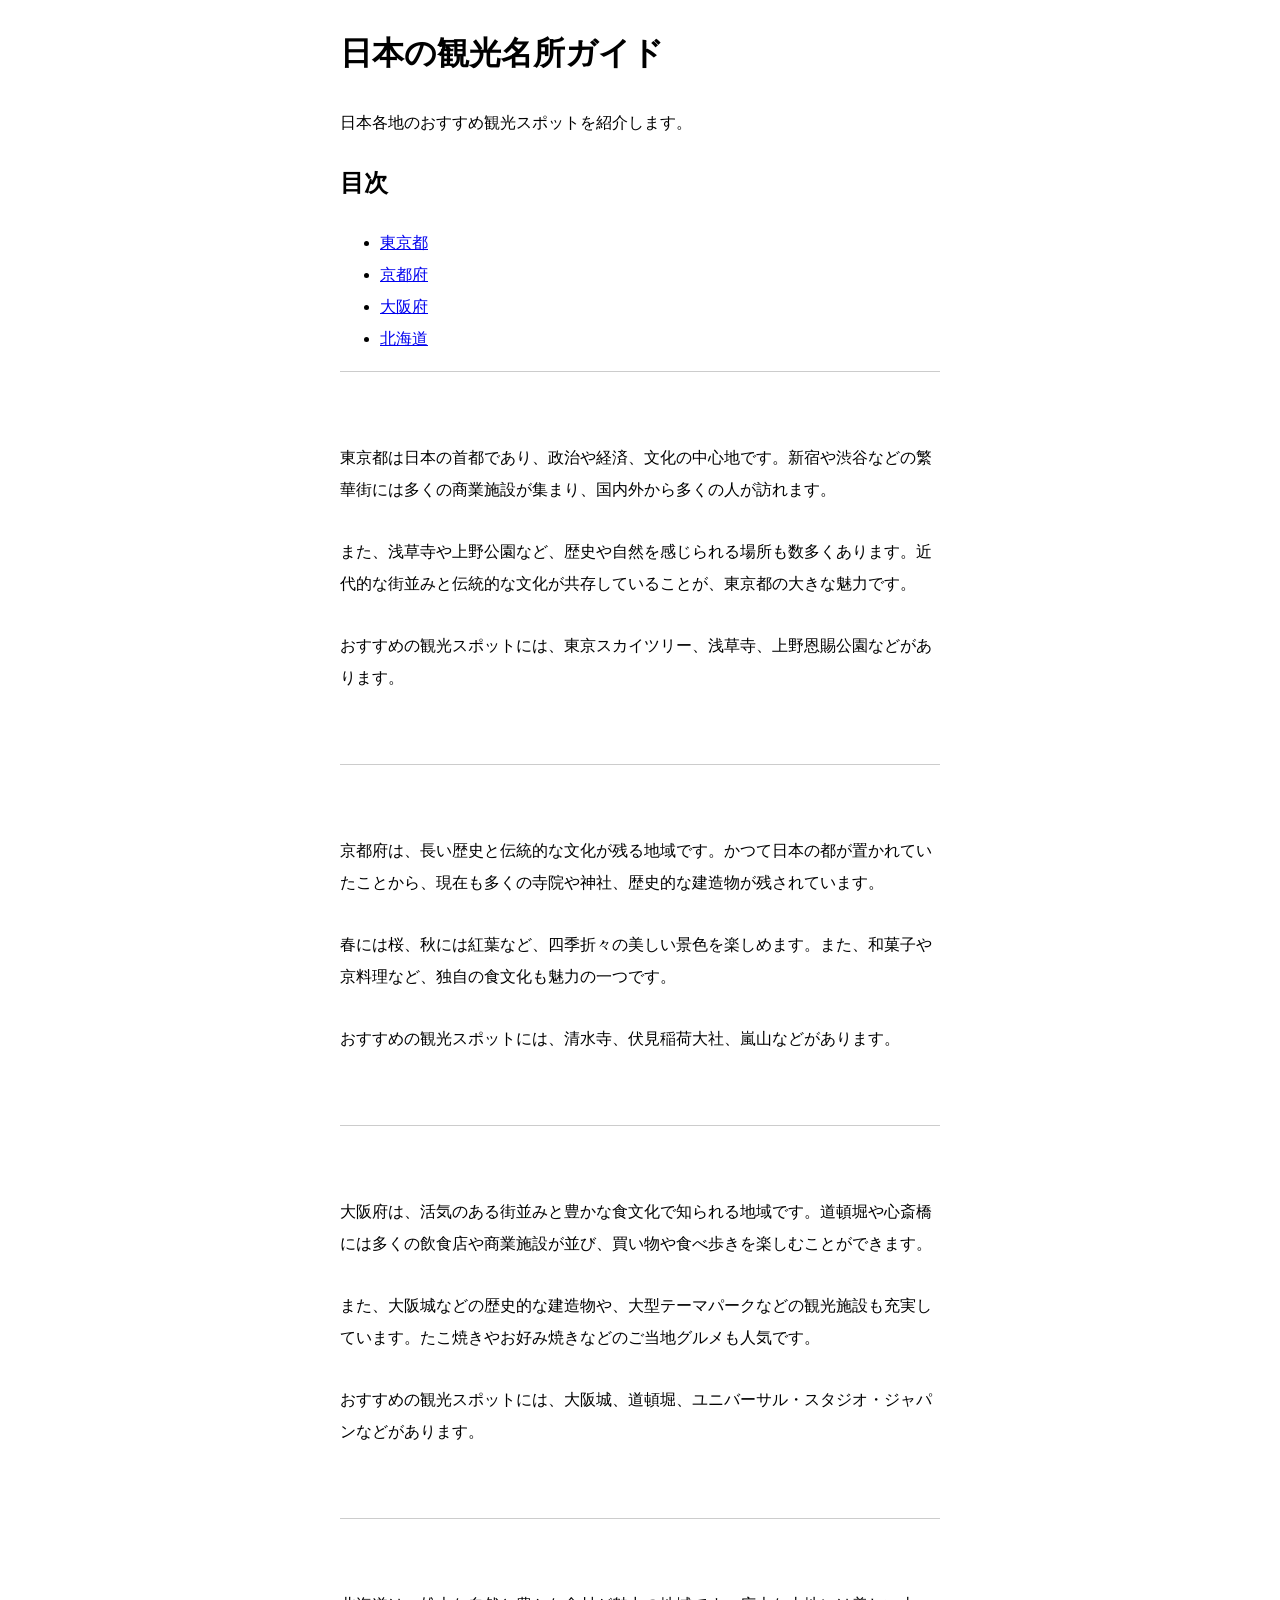
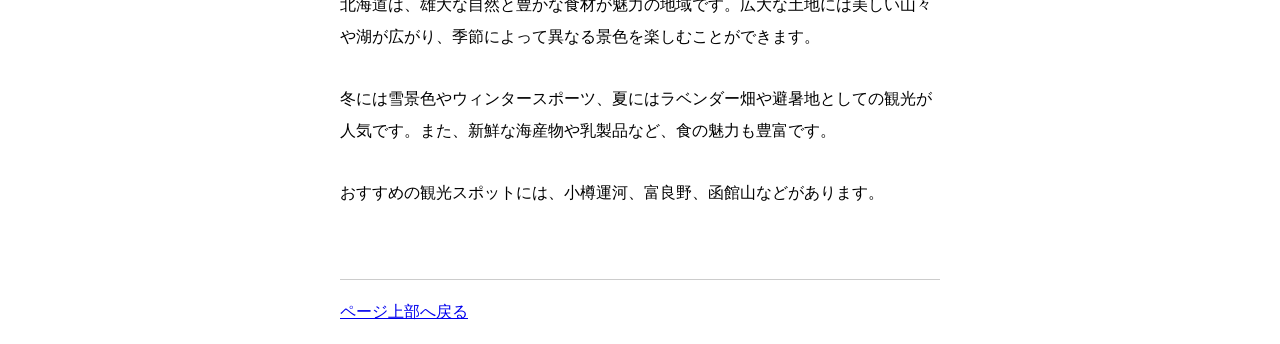
<file: index.html>
<!DOCTYPE html>
<html lang="ja">

<head>
    <meta charset="UTF-8">
    <title>id：ページ内リンク</title>
    <link rel="stylesheet" href="style.css" </head>

<body>
    <h1>日本の観光名所ガイド</h1>
    <p>日本各地のおすすめ観光スポットを紹介します。</p>
    <h2>目次</h2>
    <ul>
        <li><a href="#tokyo">東京都</a></li>
        <li><a href="#kyoto">京都府</a></li>
        <li><a href="#osaka">大阪府</a></li>
        <li><a href="#hokkaido">北海道</a></li>
    </ul>

    <section>
        <h2 id="tokyo"></h2>
        <p>東京都は日本の首都であり、政治や経済、文化の中心地です。新宿や渋谷などの繁華街には多くの商業施設が集まり、国内外から多くの人が訪れます。</p>
        <p>また、浅草寺や上野公園など、歴史や自然を感じられる場所も数多くあります。近代的な街並みと伝統的な文化が共存していることが、東京都の大きな魅力です。</p>
        <p>おすすめの観光スポットには、東京スカイツリー、浅草寺、上野恩賜公園などがあります。</p>
    </section>

    <section>
        <h2 id="kyoto"></h2>
        <p>京都府は、長い歴史と伝統的な文化が残る地域です。かつて日本の都が置かれていたことから、現在も多くの寺院や神社、歴史的な建造物が残されています。</p>
        <p>春には桜、秋には紅葉など、四季折々の美しい景色を楽しめます。また、和菓子や京料理など、独自の食文化も魅力の一つです。</p>
        <p>おすすめの観光スポットには、清水寺、伏見稲荷大社、嵐山などがあります。</p>
    </section>

    <section>
        <h2 id="osaka"></h2>
        <p>大阪府は、活気のある街並みと豊かな食文化で知られる地域です。道頓堀や心斎橋には多くの飲食店や商業施設が並び、買い物や食べ歩きを楽しむことができます。</p>
        <p>また、大阪城などの歴史的な建造物や、大型テーマパークなどの観光施設も充実しています。たこ焼きやお好み焼きなどのご当地グルメも人気です。</p>
        <p>おすすめの観光スポットには、大阪城、道頓堀、ユニバーサル・スタジオ・ジャパンなどがあります。</p>
    </section>

    <section>
        <h2 id="hokkaido"></h2>
        <p>北海道は、雄大な自然と豊かな食材が魅力の地域です。広大な土地には美しい山々や湖が広がり、季節によって異なる景色を楽しむことができます。</p>
        <p>冬には雪景色やウィンタースポーツ、夏にはラベンダー畑や避暑地としての観光が人気です。また、新鮮な海産物や乳製品など、食の魅力も豊富です。</p>
        <p>おすすめの観光スポットには、小樽運河、富良野、函館山などがあります。</p>
    </section>

    <p><a href="#">ページ上部へ戻る</a></p>
</body>

</html>
</file>
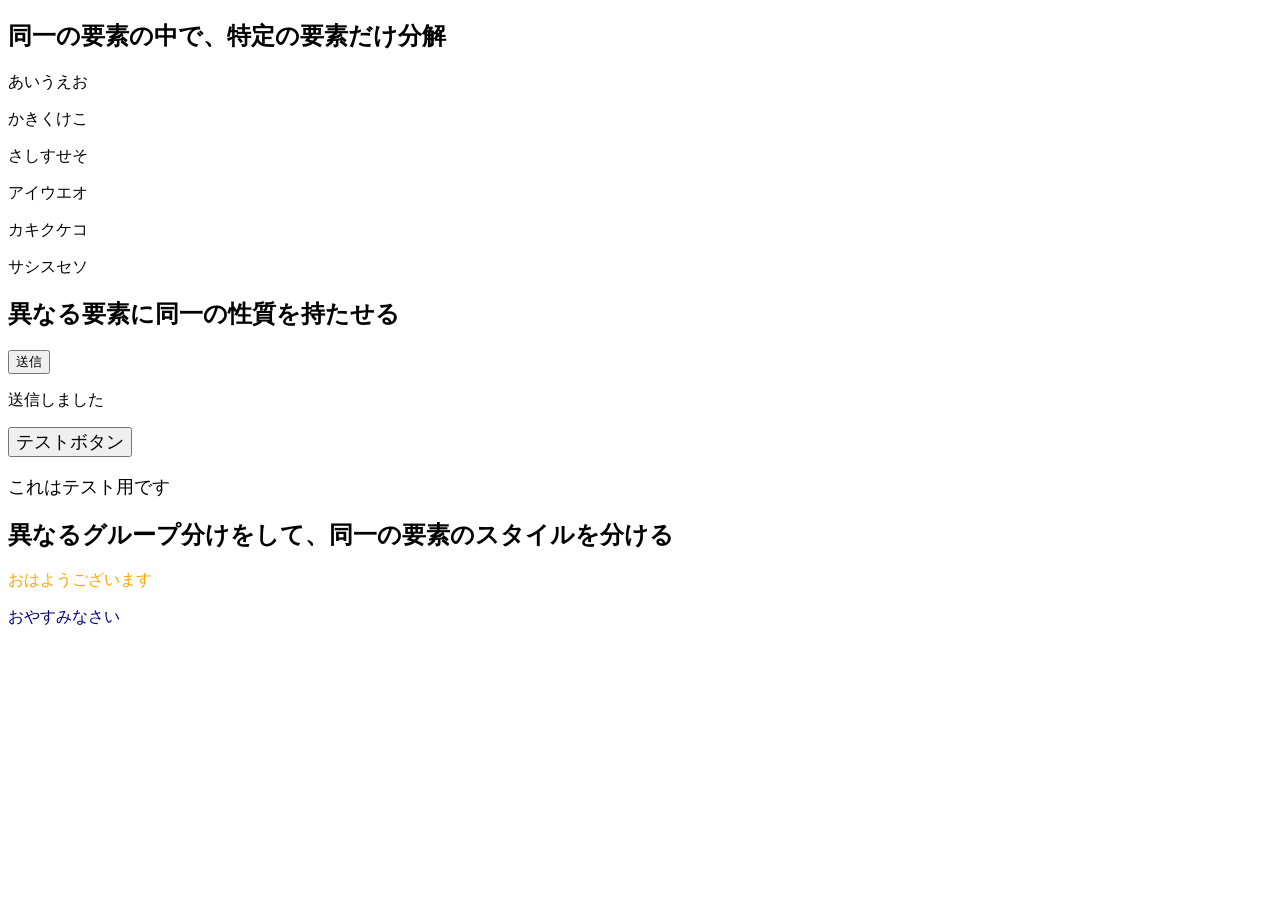
<file: Class/index.html>
<!DOCTYPE html>
<html lang="ja">

<head>
    <meta charset="UTF-8">
    <link rel="stylesheet" href="style.css">

    <title>class</title>
</head>

<body>
    <h2>同一の要素の中で、特定の要素だけ分解</h2>
    <p class="hiragana">あいうえお</p>
    <p class="hiragana">かきくけこ</p>
    <p class="hiragana">さしすせそ</p>
    <p>アイウエオ</p>
    <p>カキクケコ</p>
    <p>サシスセソ</p>

    <h2>異なる要素に同一の性質を持たせる</h2>
    <button>送信</button>
    <p>送信しました</p>

    <button class="test">テストボタン</button>
    <p class="test">これはテスト用です</p>

    <h2>異なるグループ分けをして、同一の要素のスタイルを分ける</h2>
    <div class="morning">
        <p>おはようございます</p>
    </div>

    <div class="night">
        <p>おやすみなさい</p>
    </div>



</body>
</html>
</file>
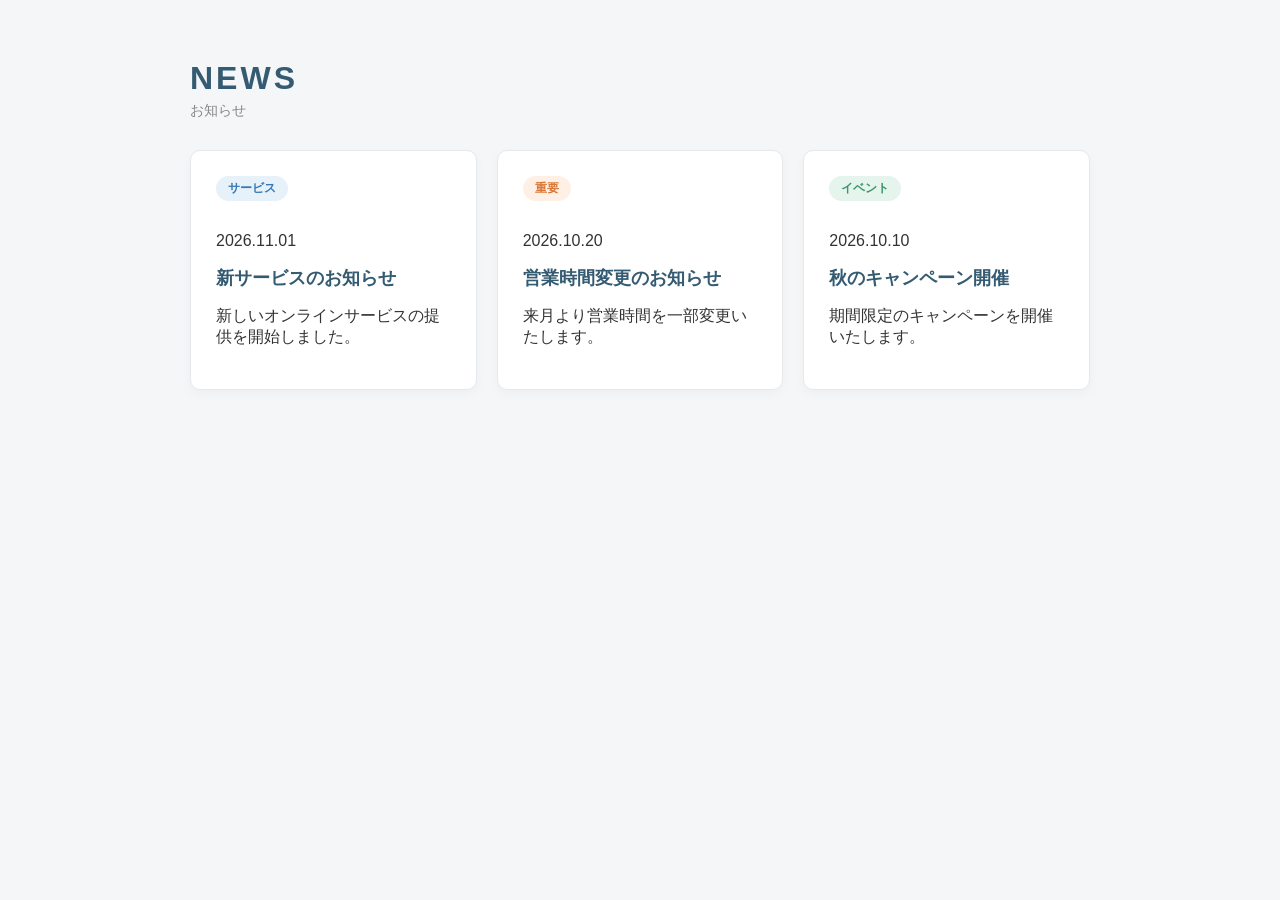
<file: class2/index.html>
<!DOCTYPE html>
<html lang="ja">
<head>
    <link rel="stylesheet" href="style.css">
    <meta charset="UTF-8">
    <title>演習：クラスによる場合分け（お知らせ一覧）</title>
</head>
<body>
    <main>
  <h1>NEWS</h1>
  <p>お知らせ</p>

  <div class="container">
    <div class="container">
      <div class="news">
        <p class="category service">サービス</p>
        <p class="date">2026.11.01</p>
        <h2>新サービスのお知らせ</h2>
        <p>新しいオンラインサービスの提供を開始しました。</p>
      </div>

      <div class="news">
        <p class="category important">重要</p>
        <p class="date">2026.10.20</p>
        <h2>営業時間変更のお知らせ</h2>
        <p>来月より営業時間を一部変更いたします。</p>
      </div>

      <div class="news">
        <p class="category event">イベント</p>
        <p class="date">2026.10.10</p>
        <h2>秋のキャンペーン開催</h2>
        <p>期間限定のキャンペーンを開催いたします。</p>
      </div>
    </div>
  </div>
</main>
    
</body>
</html>
</file>
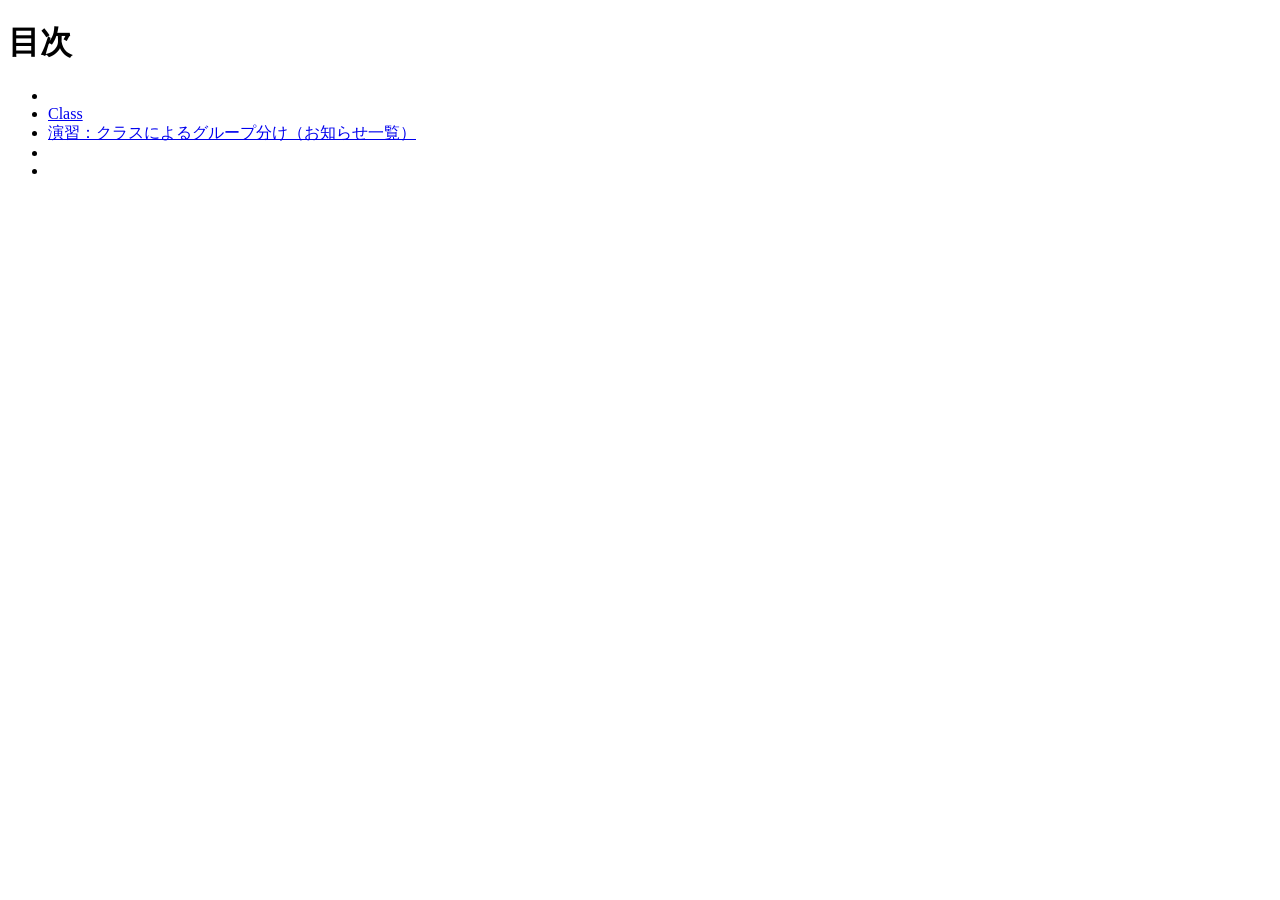
<file: idex.html>
<!DOCTYPE html>

<head>
    <meta charset="UTF-8">
    <title>20261105-hc</title>
</head>

<body>
    <h1>目次</h1>
    <ul>
        <li><a href="/index.html"></a></li>
        <li><a href="Class/index.html">Class</a></li>
          <li><a href="class2/index.html">演習：クラスによるグループ分け（お知らせ一覧）</a></li>
          <li><a href="class3/index.html"></a></li>
          <li><a href="id-class/index.html"></a></li>
    </ul>
</body>

</html>
</file>
<file: style.css>
@charset "UTF-8";

* {
    box-sizing: border-box;
}

html {
    scroll-behavior: smooth;
}

body {
    width: 600px;
    margin: 0 auto;
    line-height: 2;
}

section {
    padding: 40px 0;
    border-bottom: 1px solid #ccc;
}

section:first-of-type {
    border-top: 1px solid #ccc;
}

section h2 {
    scroll-margin-top: 20px;
    margin-bottom: 30px;
}

section p {
    margin-bottom: 30px;
}
</file>
<file: Class/style.css>
@charset "UTF-8";

.hiragana {
    font-family: serif;
}

.test {
    font-size: 18px;
}

.morning p {
    color: orange;
}

.night p {
    color: navy;
}
</file>
<file: class2/style.css>
@charset "UTF-8";

body {
  margin: 0;
  padding: 60px 20px;
  background: #f4f6f8;
  color: #333;
  font-family: sans-serif;
}

main {
  max-width: 900px;
  margin: 0 auto;
}

h1 {
  margin: 0;
  color: #345b72;
  font-size: 32px;
  letter-spacing: 3px;
}

h1 + p {
  margin: 5px 0 30px;
  color: #888;
  font-size: 14px;
}

.news h2 {
  margin: 0 0 15px;
  color: #345b72;
  font-size: 18px;
}

.container {
  display: flex;
  gap: 20px;
}

.news {
  flex: 1;
  padding: 25px;
  border: 1px solid #e5e9ec;
  border-radius: 10px;
  background: white;
  box-shadow: 0 4px 12px #00000008;
}

.category {
  display: inline-block;
  margin: 0 0 15px;
  padding: 4px 12px;
  border-radius: 20px;
  font-size: 12px;
  font-weight: bold;
}

.service {
  background: #e6f1fa;
  color: #3578b8;
}

.important {
  background: #fff0e5;
  color: #d97736;
}

.event {
  background: #e5f4ec;
  color: #39966b;
}
</file>
